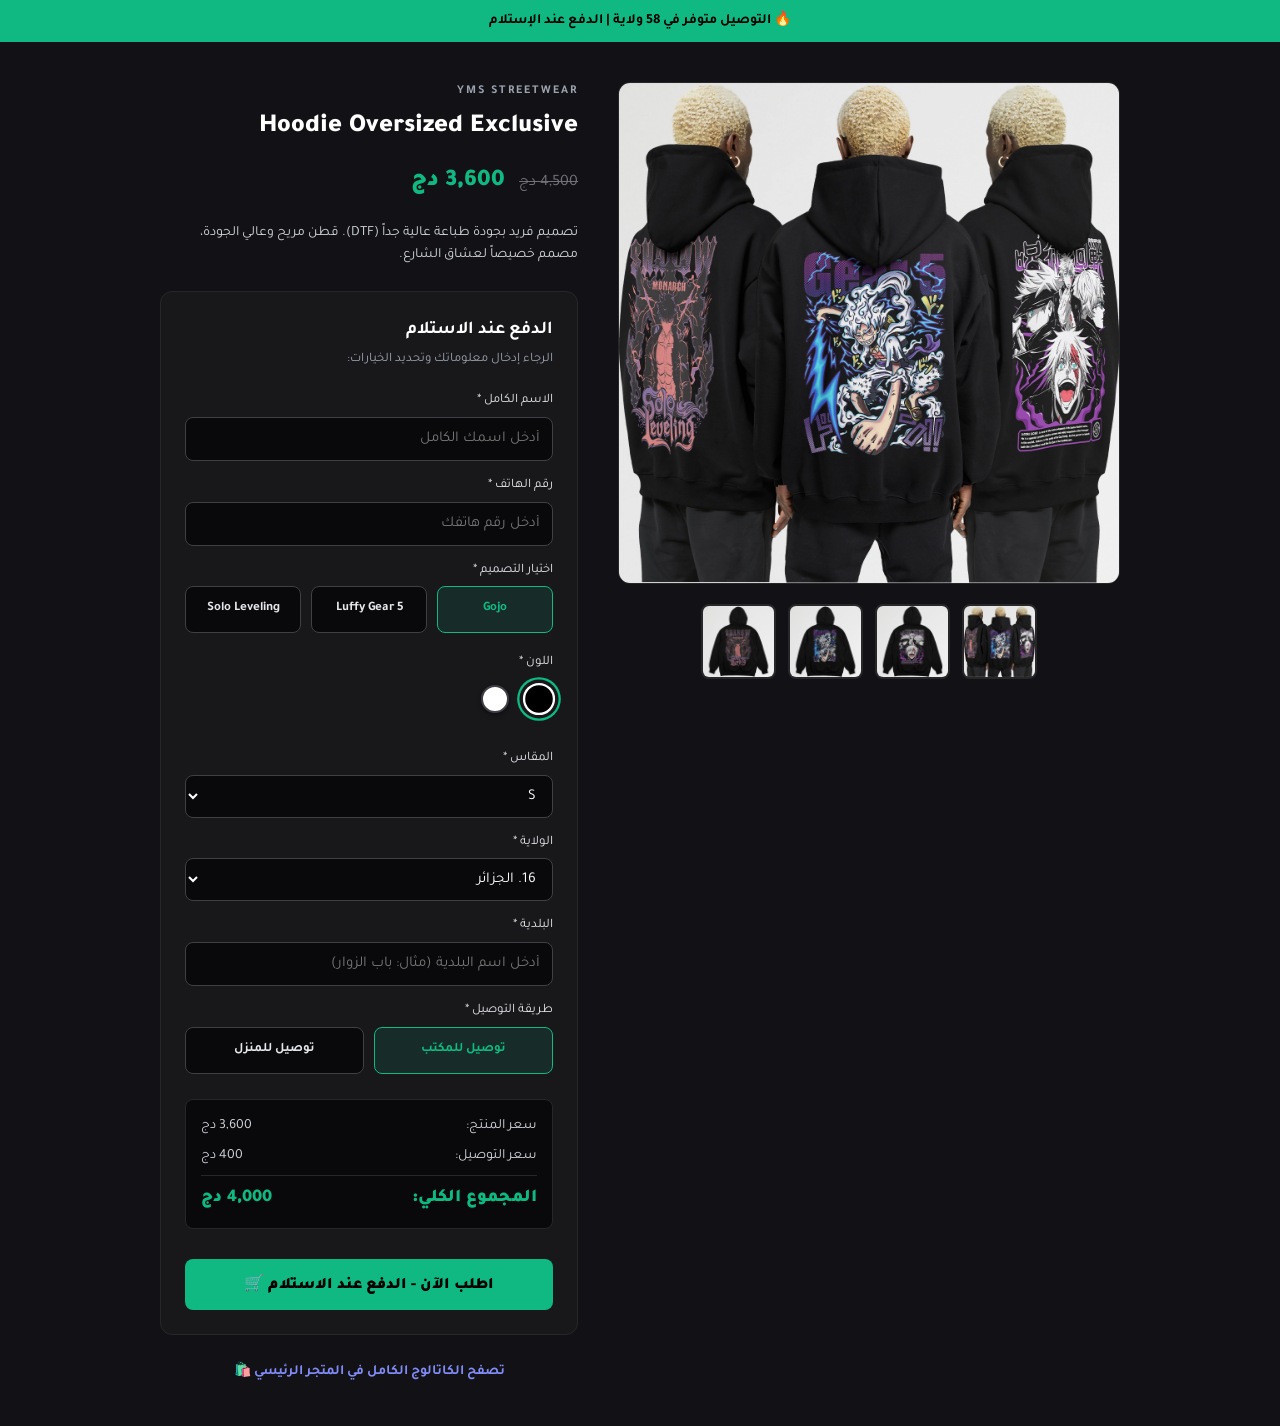
<file: index.html>
<!DOCTYPE html>
<html lang="ar" dir="rtl">
<head>
    <meta charset="UTF-8">
    <meta name="viewport" content="width=device-width, initial-scale=1.0">
    <title>YMS | Oversized Hoodies Exclusive Edition</title>
    <link rel="stylesheet" href="style.css">
    <link href="https://fonts.googleapis.com/css2?family=Tajawal:wght@400;700;900&display=swap" rel="stylesheet">
    <!-- Meta Pixel Code -->
<script>
  !function(f,b,e,v,n,t,s)
  {if(f.fbq)return;n=f.fbq=function(){n.callMethod?
  n.callMethod.apply(n,arguments):n.queue.push(arguments)};
  if(!f._fbq)f._fbq=n;n.push=true;n.loaded=!0;n.version='2.0';
  n.queue=[];t=b.createElement(e);t.async=!0;
  t.src=v;s=b.getElementsByTagName(e)[0];
  s.parentNode.insertBefore(t,s)}(window, document,'script',
  'https://connect.facebook.net/en_US/fbevents.js');
  fbq('init', '1084032151276760');
  fbq('track', 'PageView');
</script>
<noscript><img height="1" width="1" style="display:none"
  src="https://www.facebook.com/tr?id=1084032151276760&ev=PageView&noscript=1"
/></noscript>
<!-- End Meta Pixel Code -->
</head>
<body>

    <!-- Announcement Bar -->
    <div class="announcement-bar">
        <span>🔥 التوصيل متوفر في 58 ولاية | الدفع عند الإستلام</span>
    </div>

    <!-- Main Wrapper -->
    <div class="page-wrapper">
        
      <!-- Left/Top Column: Product Visuals & Gallery -->
        <div class="product-visuals" style="width: 100%; display: flex; flex-direction: column; align-items: center;">
            <div class="main-image-box" style="width: 100%; max-width: 580px;">
                <img id="active-img" src="1Filename.webp" alt="Hoodie Oversized Exclusive" style="width: 100%; height: auto; display: block; object-fit: cover;">
            </div>
            <!-- Thumbnails Gallery -->
            <div class="thumbnail-gallery">
                <img src="1Filename.webp" onclick="changeImage('1Filename.webp')" alt="Hero Overview">
                <img src="2Filename.webp" onclick="selectDesignAndImage('2Filename.webp', 'gojo-radio')" alt="Gojo Hoodie">
                <img src="3Filename.webp" onclick="selectDesignAndImage('3Filename.webp', 'luffy-radio')" alt="Luffy Hoodie">
                <img src="4Filename.webp" onclick="selectDesignAndImage('4Filename.webp', 'solo-radio')" alt="Solo Leveling Hoodie">
            </div>
        </div>

        <!-- Right/Bottom Column: Product Info & Direct COD Form -->
        <div class="product-purchase-section">
            <div class="brand-tag">YMS STREETWEAR</div>
            <h1 class="product-title">Hoodie Oversized Exclusive</h1>
            
            <div class="price-box">
                <span class="old-price">4,500 دج</span>
                <span class="current-price">3,600 دج</span>
            </div>

            <p class="product-desc">
                تصميم فريد بجودة طباعة عالية جداً (DTF). قطن مريح وعالي الجودة، مصمم خصيصاً لعشاق الشارع.
            </p>

            <!-- Direct COD Form Box -->
            <div class="order-box">
                <h3>الدفع عند الاستلام</h3>
                <p class="form-instruction">الرجاء إدخال معلوماتك وتحديد الخيارات:</p>

                <form action="https://api.web3forms.com/submit" method="POST" class="cod-form">
                    <input type="hidden" name="access_key" value="9a311229-3b87-43b8-b175-f749fe4cc23f">
                    <input type="hidden" name="redirect" value="https://drop.ymsdz.com/thank-you.html">
                    
                    <!-- Hidden inputs to capture live shipping & total prices in email -->
                    <input type="hidden" name="shipping_price" id="hidden-shipping" value="400 دج">
                    <input type="hidden" name="total_price" id="hidden-total" value="4,000 دج">

                    <!-- 1. Name Field -->
                    <div class="input-group">
                        <label>الاسم الكامل *</label>
                        <input type="text" name="name" required placeholder="أدخل اسمك الكامل">
                    </div>

                    <!-- Phone Field -->
                    <div class="input-group">
                        <label>رقم الهاتف *</label>
                        <input type="tel" name="phone" required placeholder="أدخل رقم هاتفك" style="direction: rtl; text-align: right;">
                    </div>

                    <!-- Design Selection Radio Cards -->
                    <div class="input-group">
                        <label>اختيار التصميم *</label>
                        <div class="options-grid design-selector">
                            <label class="radio-card">
                                <input type="radio" id="gojo-radio" name="design" value="Gojo Hoodie" checked onchange="changeImage('2Filename.webp')"> 
                                Gojo
                            </label>
                            <label class="radio-card">
                                <input type="radio" id="luffy-radio" name="design" value="Luffy Gear 5 Hoodie" onchange="changeImage('3Filename.webp')"> 
                                Luffy Gear 5
                            </label>
                            <label class="radio-card">
                                <input type="radio" id="solo-radio" name="design" value="Solo Leveling Hoodie" onchange="changeImage('4Filename.webp')"> 
                                Solo Leveling
                            </label>
                        </div>
                    </div>

                    <!-- Simplified Color Swatches (Black & White Only) -->
                    <div class="input-group">
                        <label>اللون *</label>
                        <div class="store-color-picker">
                            <label class="color-swatch-label" title="أسود">
                                <input type="radio" name="color" value="أسود" checked>
                                <span class="swatch-circle" style="background-color: #000000;"></span>
                            </label>
                            <label class="color-swatch-label" title="أبيض">
                                <input type="radio" name="color" value="أبيض">
                                <span class="swatch-circle" style="background-color: #ffffff;"></span>
                            </label>
                        </div>
                    </div>

                    <!-- Size Selection -->
                    <div class="input-group">
                        <label>المقاس *</label>
                        <select name="size">
                            <option value="S">S</option>
                            <option value="M">M</option>
                            <option value="L">L</option>
                            <option value="XL">XL</option>
                            <option value="XXL">XXL</option>
                        </select>
                    </div>

                    <!-- Wilaya Selection (01 to 58) -->
                    <div class="input-group">
                        <label>الولاية *</label>
                        <select name="wilaya" id="wilaya-select" onchange="updateShipping()" required>
                            <option value="01. أدرار" data-home="1350" data-desk="900">01. أدرار</option>
                            <option value="02. الشلف" data-home="700" data-desk="400">02. الشلف</option>
                            <option value="03. الأغواط" data-home="850" data-desk="550">03. الأغواط</option>
                            <option value="04. أم البواقي" data-home="700" data-desk="400">04. أم البواقي</option>
                            <option value="05. باتنة" data-home="700" data-desk="400">05. باتنة</option>
                            <option value="06. بجاية" data-home="700" data-desk="400">06. بجاية</option>
                            <option value="07. بسكرة" data-home="850" data-desk="550">07. بسكرة</option>
                            <option value="08. بشار" data-home="1350" data-desk="900">08. بشار</option>
                            <option value="09. البليدة" data-home="600" data-desk="400">09. البليدة</option>
                            <option value="10. البويرة" data-home="700" data-desk="400">10. البويرة</option>
                            <option value="11. تمنراست" data-home="1550" data-desk="1300">11. تمنراست</option>
                            <option value="12. تبسة" data-home="850" data-desk="550">12. تبسة</option>
                            <option value="13. تلمسان" data-home="700" data-desk="400">13. تلمسان</option>
                            <option value="14. تيارت" data-home="700" data-desk="400">14. تيارت</option>
                            <option value="15. تيزي وزو" data-home="700" data-desk="400">15. تيزي وزو</option>
                            <option value="16. الجزائر" data-home="400" data-desk="400" selected>16. الجزائر</option>
                            <option value="17. الجلفة" data-home="850" data-desk="550">17. الجلفة</option>
                            <option value="18. جيجل" data-home="700" data-desk="400">18. جيجل</option>
                            <option value="19. سطيف" data-home="700" data-desk="400">19. سطيف</option>
                            <option value="20. سعيدة" data-home="700" data-desk="400">20. سعيدة</option>
                            <option value="21. سكيكدة" data-home="700" data-desk="400">21. سكيكدة</option>
                            <option value="22. سيدي بلعباس" data-home="700" data-desk="400">22. سيدي بلعباس</option>
                            <option value="23. عنابة" data-home="700" data-desk="400">23. عنابة</option>
                            <option value="24. قالمة" data-home="700" data-desk="400">24. قالمة</option>
                            <option value="25. قسنطينة" data-home="700" data-desk="400">25. قسنطينة</option>
                            <option value="26. المدية" data-home="700" data-desk="400">26. المدية</option>
                            <option value="27. مستغانم" data-home="700" data-desk="400">27. مستغانم</option>
                            <option value="28. المسيلة" data-home="700" data-desk="400">28. المسيلة</option>
                            <option value="29. معسكر" data-home="700" data-desk="400">29. معسكر</option>
                            <option value="30. ورقلة" data-home="850" data-desk="550">30. ورقلة</option>
                            <option value="31. وهران" data-home="700" data-desk="400">31. وهران</option>
                            <option value="32. البيض" data-home="1350" data-desk="900">32. البيض</option>
                            <option value="33. إليزي" data-home="1550" data-desk="1300">33. إليزي</option>
                            <option value="34. برج بوعريريج" data-home="700" data-desk="400">34. برج بوعريريج</option>
                            <option value="35. بومرداس" data-home="600" data-desk="400">35. بومرداس</option>
                            <option value="36. الطارف" data-home="700" data-desk="400">36. الطارف</option>
                            <option value="37. تندوف" data-home="1550" data-desk="1300">37. تندوف</option>
                            <option value="38. تيسمسيلت" data-home="700" data-desk="400">38. تيسمسيلت</option>
                            <option value="39. الوادي" data-home="850" data-desk="550">39. الوادي</option>
                            <option value="40. خنشلة" data-home="700" data-desk="400">40. خنشلة</option>
                            <option value="41. سوق أهراس" data-home="700" data-desk="400">41. سوق أهراس</option>
                            <option value="42. تيبازة" data-home="600" data-desk="400">42. تيبازة</option>
                            <option value="43. ميلة" data-home="700" data-desk="400">43. ميلة</option>
                            <option value="44. عين الدفلى" data-home="700" data-desk="400">44. عين الدفلى</option>
                            <option value="45. النعامة" data-home="1350" data-desk="900">45. النعامة</option>
                            <option value="46. عين تيموشنت" data-home="700" data-desk="400">46. عين تيموشنت</option>
                            <option value="47. غرداية" data-home="850" data-desk="550">47. غرداية</option>
                            <option value="48. غليزان" data-home="700" data-desk="400">48. غليزان</option>
                            <option value="49. أولاد جلال" data-home="900" data-desk="500">49. أولاد جلال</option>
                            <option value="50. برج باجي مختار" data-home="1300" data-desk="850">50. برج باجي مختار</option>
                            <option value="51. عين قزام" data-home="1500" data-desk="1250">51. عين قزام</option>
                            <option value="52. عين صالح" data-home="1500" data-desk="1250">52. عين صالح</option>
                            <option value="53. تيميمون" data-home="1300" data-desk="850">53. تيميمون</option>
                            <option value="54. جانت" data-home="1500" data-desk="1250">54. جانت</option>
                            <option value="55. تقرت" data-home="900" data-desk="500">55. تقرت</option>
                            <option value="56. بني عباس" data-home="1300" data-desk="850">56. بني عباس</option>
                            <option value="57. المغير" data-home="900" data-desk="500">57. المغير</option>
                            <option value="58. المنيعة" data-home="900" data-desk="500">58. المنيعة</option>
                        </select>
                    </div>

                    <!-- Baladia Field -->
                    <div class="input-group">
                        <label>البلدية *</label>
                        <input type="text" name="baladia" required placeholder="أدخل اسم البلدية (مثال: باب الزوار)">
                    </div>
                    
                    <!-- Delivery Type Options -->
                    <div class="input-group">
                        <label>طريقة التوصيل *</label>
                        <div class="options-grid">
                            <label class="radio-card">
                                <input type="radio" name="delivery_type" value="توصيل للمكتب (Stop Desk)" checked onchange="updateShipping()"> 
                                توصيل للمكتب
                            </label>
                            <label class="radio-card">
                                <input type="radio" name="delivery_type" value="توصيل للمنزل (Home)" onchange="updateShipping()"> 
                                توصيل للمنزل
                            </label>
                        </div>
                    </div>

                    <!-- Live Price Breakdown Box -->
                    <div class="price-breakdown">
                        <div class="line-item"><span>سعر المنتج:</span> <span>3,600 دج</span></div>
                        <div class="line-item"><span>سعر التوصيل:</span> <span id="shipping-display">400 دج</span></div>
                        <div class="line-item total-item"><span>المجموع الكلي:</span> <span id="total-display">4,000 دج</span></div>
                    </div>

                    <button type="submit" class="order-btn">اطلب الآن - الدفع عند الاستلام 🛒</button>
                </form>
            </div>

            <!-- Footer link back to main store -->
            <div class="store-redirect">
                <a href="https://www.ymsdz.com" target="_blank">تصفح الكاتالوج الكامل في المتجر الرئيسي 🛍️</a>
            </div>
        </div>

    </div>

    <script>
        function changeImage(filename) {
            document.getElementById('active-img').src = filename;
        }

        function selectDesignAndImage(filename, radioId) {
            document.getElementById('active-img').src = filename;
            const radio = document.getElementById(radioId);
            if (radio) {
                radio.checked = true;
            }
        }

        function updateShipping() {
            const productPrice = 3600;
            const wilayaSelect = document.getElementById('wilaya-select');
            const selectedOption = wilayaSelect.options[wilayaSelect.selectedIndex];
            
            const deliveryType = document.querySelector('input[name="delivery_type"]:checked').value;
            let shippingPrice = 0;

            if (deliveryType.includes('Home')) {
                shippingPrice = parseInt(selectedOption.getAttribute('data-home'));
            } else {
                shippingPrice = parseInt(selectedOption.getAttribute('data-desk'));
            }

            const totalPrice = productPrice + shippingPrice;

            const formattedShipping = shippingPrice.toLocaleString() + ' دج';
            const formattedTotal = totalPrice.toLocaleString() + ' دج';

            document.getElementById('shipping-display').innerText = formattedShipping;
            document.getElementById('total-display').innerText = formattedTotal;

            document.getElementById('hidden-shipping').value = formattedShipping;
            document.getElementById('hidden-total').value = formattedTotal;
        }
    </script>
</body>
</html>
</file>
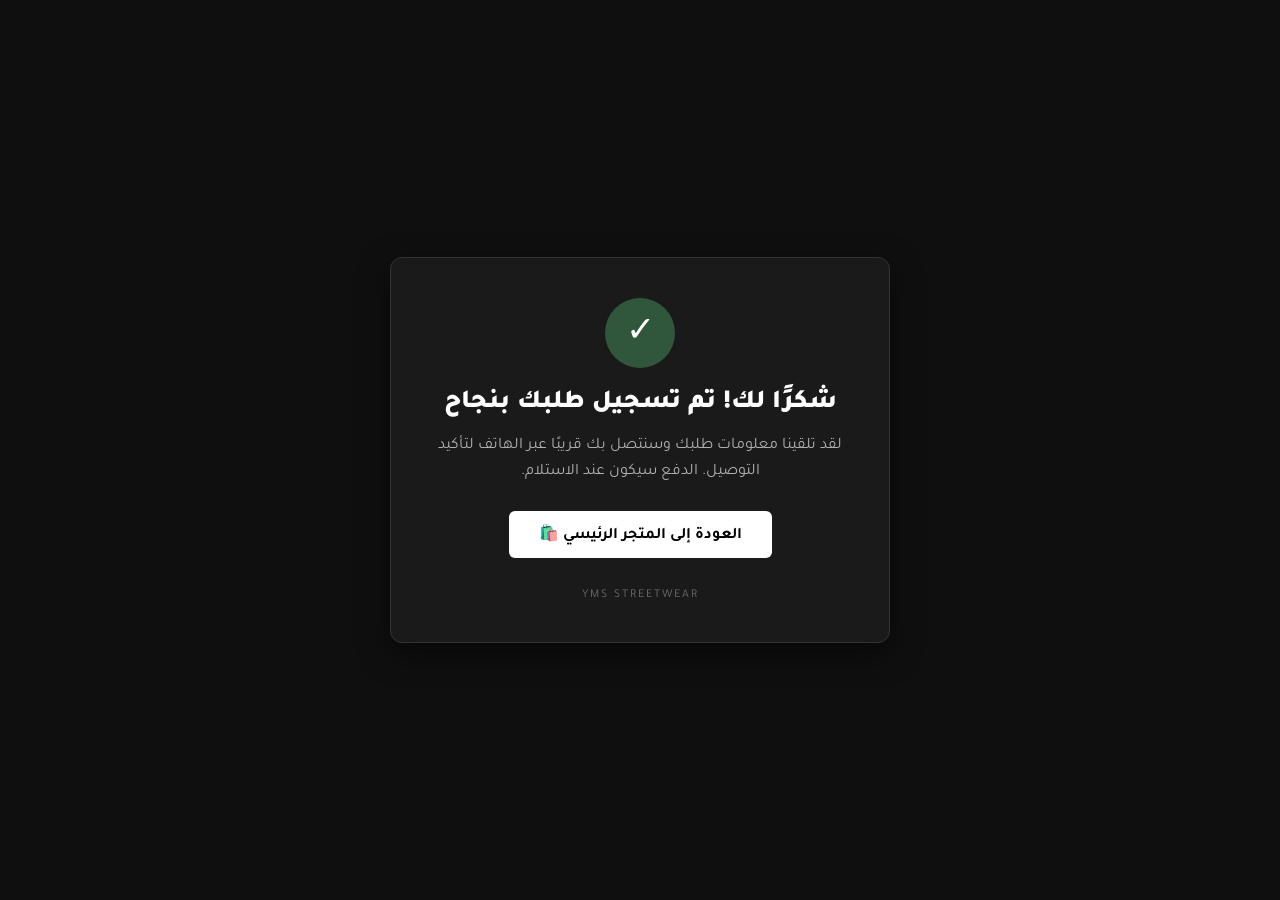
<file: thank-you.html>
<!DOCTYPE html>
<html lang="ar" dir="rtl">
<head>
    <meta charset="UTF-8">
    <meta name="viewport" content="width=device-width, initial-scale=1.0">
    <title>YMS | تم استلام طلبك بنجاح</title>
    <link href="https://fonts.googleapis.com/css2?family=Tajawal:wght@400;700;900&display=swap" rel="stylesheet">
    
    <!-- Meta Pixel Code with Purchase Event -->
    <script>
      !function(f,b,e,v,n,t,s)
      {if(f.fbq)return;n=f.fbq=function(){n.callMethod?
      n.callMethod.apply(n,arguments):n.queue.push(arguments)};
      if(!f._fbq)f._fbq=n;n.push=true;n.loaded=!0;n.version='2.0';
      n.queue=[];t=b.createElement(e);t.async=!0;
      t.src=v;s=b.getElementsByTagName(e)[0];
      s.parentNode.insertBefore(t,s)}(window, document,'script',
      'https://connect.facebook.net/en_US/fbevents.js');
      fbq('init', '1084032151276760');
      fbq('track', 'PageView');
      
      // Track the successful purchase conversion for Meta Ads
      fbq('track', 'Purchase', {value: 2800, currency: 'DZD'});
    </script>
    <noscript><img height="1" width="1" style="display:none"
      src="https://www.facebook.com/tr?id=1084032151276760&ev=PageView&noscript=1"
    /></noscript>
    <!-- End Meta Pixel Code -->

    <style>
        * {
            box-sizing: border-box;
            margin: 0;
            padding: 0;
            font-family: 'Tajawal', sans-serif;
        }
        body {
            background-color: #0f0f0f;
            color: #ffffff;
            display: flex;
            justify-content: center;
            align-items: center;
            min-height: 100vh;
            padding: 20px;
        }
        .thank-you-card {
            background: #1a1a1a;
            border: 1px solid #333;
            border-radius: 12px;
            padding: 40px 30px;
            max-width: 500px;
            width: 100%;
            text-align: center;
            box-shadow: 0 10px 30px rgba(0,0,0,0.5);
        }
        .success-icon {
            width: 70px;
            height: 70px;
            background-color: #30563b;
            color: #fff;
            border-radius: 50%;
            display: flex;
            justify-content: center;
            align-items: center;
            font-size: 35px;
            margin: 0 auto 20px auto;
        }
        h1 {
            font-size: 26px;
            font-weight: 900;
            margin-bottom: 15px;
            color: #fff;
        }
        p {
            color: #b0b0b0;
            font-size: 16px;
            line-height: 1.6;
            margin-bottom: 25px;
        }
        .back-btn {
            display: inline-block;
            background-color: #ffffff;
            color: #000000;
            padding: 12px 30px;
            border-radius: 6px;
            text-decoration: none;
            font-weight: 700;
            transition: background-color 0.2s;
        }
        .back-btn:hover {
            background-color: #e0e0e0;
        }
        .brand-tag {
            margin-top: 30px;
            font-size: 12px;
            color: #666;
            letter-spacing: 2px;
        }
    </style>
</head>
<body>

    <div class="thank-you-card">
        <div class="success-icon">✓</div>
        <h1>شكرًا لك! تم تسجيل طلبك بنجاح</h1>
        <p>
            لقد تلقينا معلومات طلبك وسنتصل بك قريبًا عبر الهاتف لتأكيد التوصيل. الدفع سيكون عند الاستلام.
        </p>
        <a href="https://www.ymsdz.com" class="back-btn">العودة إلى المتجر الرئيسي 🛍️</a>
        <div class="brand-tag">YMS STREETWEAR</div>
    </div>

</body>
</html>
</file>
<file: style.css>
* {
    box-sizing: border-box;
    margin: 0;
    padding: 0;
    font-family: 'Tajawal', sans-serif;
}

body {
    background-color: #121216;
    color: #f3f4f6;
    line-height: 1.6;
}

.announcement-bar {
    background: #10b981;
    color: #000;
    text-align: center;
    padding: 10px;
    font-size: 14px;
    font-weight: 700;
}

.page-wrapper {
    max-width: 1000px;
    margin: 40px auto;
    display: flex;
    flex-wrap: wrap;
    gap: 40px;
    padding: 0 20px;
}

.product-visuals {
    flex: 1.2;
    min-width: 320px;
    display: flex;
    flex-direction: column;
    align-items: center;
}

/* Perfect 1:1 Square Container for 1200x1200px Images */
.main-image-box {
    width: 100%;
    max-width: 580px;
    aspect-ratio: 1 / 1;
    margin: 0 auto 20px auto;
    border-radius: 12px;
    overflow: hidden;
    background: #18181b;
    border: 1px solid #27272a;
    display: flex;
    align-items: center;
    justify-content: center;
}

.main-image-box img {
    width: 100%;
    height: 100%;
    display: block;
    object-fit: cover;
}

/* Thumbnails Gallery */
.thumbnail-gallery {
    display: flex;
    justify-content: center;
    gap: 12px;
    margin-bottom: 25px;
}

.thumbnail-gallery img {
    width: 75px;
    height: 75px;
    object-fit: cover;
    border-radius: 8px;
    cursor: pointer;
    border: 2px solid #27272a;
    transition: all 0.2s ease;
}

.thumbnail-gallery img:hover {
    border-color: #10b981;
    transform: scale(1.05);
}

.product-purchase-section {
    flex: 1;
    min-width: 300px;
}

.brand-tag {
    font-size: 12px;
    font-weight: 700;
    color: #9ca3af;
    letter-spacing: 2px;
    margin-bottom: 5px;
}

.product-title {
    font-size: 26px;
    font-weight: 900;
    color: #fff;
    margin-bottom: 15px;
}

.price-box {
    margin-bottom: 20px;
}

.old-price {
    text-decoration: line-through;
    color: #71717a;
    font-size: 16px;
    margin-left: 10px;
}

.current-price {
    font-size: 24px;
    font-weight: 900;
    color: #10b981;
}

.product-desc {
    font-size: 14px;
    color: #d1d5db;
    margin-bottom: 25px;
}

.order-box {
    background: #18181b;
    border: 1px solid #27272a;
    padding: 24px;
    border-radius: 12px;
}

.order-box h3 {
    font-size: 18px;
    font-weight: 700;
    margin-bottom: 5px;
    color: #fff;
}

.form-instruction {
    font-size: 13px;
    color: #9ca3af;
    margin-bottom: 20px;
}

.input-group {
    margin-bottom: 15px;
}

.input-group label {
    display: block;
    font-size: 13px;
    margin-bottom: 5px;
    color: #e5e7eb;
}

.options-grid {
    display: flex;
    gap: 10px;
    direction: rtl;
}

.radio-card {
    flex: 1;
    background: #09090b;
    border: 1px solid #3f3f46;
    padding: 12px 10px;
    text-align: center;
    border-radius: 8px;
    font-size: 13px;
    font-weight: 700;
    color: #f4f4f5;
    cursor: pointer;
    transition: all 0.2s ease;
}

.radio-card input {
    display: none;
}

.radio-card:hover {
    border-color: #71717a;
}

.radio-card:has(input[type="radio"]:checked) {
    border-color: #10b981;
    background: rgba(16, 185, 129, 0.12);
    color: #10b981;
}

.input-group input[type="text"], 
.input-group input[type="tel"], 
.input-group select {
    width: 100%;
    padding: 12px;
    background: #09090b;
    border: 1px solid #3f3f46;
    border-radius: 8px;
    color: #fff;
    font-size: 15px;
}

.input-group input:focus, .input-group select:focus {
    outline: none;
    border-color: #10b981;
}

.price-breakdown {
    background: #09090b;
    border: 1px solid #27272a;
    padding: 15px;
    border-radius: 8px;
    margin-top: 20px;
    margin-bottom: 20px;
}

.line-item {
    display: flex;
    justify-content: space-between;
    margin-bottom: 8px;
    font-size: 14px;
    color: #d1d5db;
}

.line-item:last-child {
    margin-bottom: 0;
}

.total-item {
    font-weight: 900;
    font-size: 18px;
    color: #10b981;
    border-top: 1px solid #27272a;
    padding-top: 8px;
    margin-top: 8px;
}

.order-btn {
    width: 100%;
    background: #10b981;
    color: #000;
    padding: 14px;
    border: none;
    border-radius: 8px;
    font-size: 16px;
    font-weight: 900;
    cursor: pointer;
    transition: background 0.2s;
    margin-top: 10px;
}

.order-btn:hover {
    background: #059669;
    color: #fff;
}

.store-redirect {
    text-align: center;
    margin-top: 25px;
}

.store-redirect a {
    color: #818cf8;
    text-decoration: none;
    font-size: 14px;
    font-weight: 700;
}

.store-redirect a:hover {
    text-decoration: underline;
}

/* Pure Circular Color Swatches */
.store-color-picker {
    display: flex;
    gap: 16px;
    direction: rtl;
    align-items: center;
    padding: 6px 0;
}

.color-swatch-label {
    display: inline-flex;
    align-items: center;
    cursor: pointer;
}

.color-swatch-label input[type="radio"] {
    display: none;
}

.swatch-circle {
    width: 28px;
    height: 28px;
    border-radius: 50%;
    display: inline-block;
    border: 2px solid #3f3f46;
    transition: all 0.2s ease;
    box-shadow: 0 2px 5px rgba(0,0,0,0.4);
}

.color-swatch-label input[type="radio"]:checked + .swatch-circle {
    transform: scale(1.15);
    border-color: #fff;
    box-shadow: 0 0 0 3px #18181b, 0 0 0 5px #10b981;
}

/* Mobile Responsiveness */
@media (max-width: 768px) {
    .page-wrapper {
        flex-direction: column;
        margin: 20px auto;
    }
}
</file>
